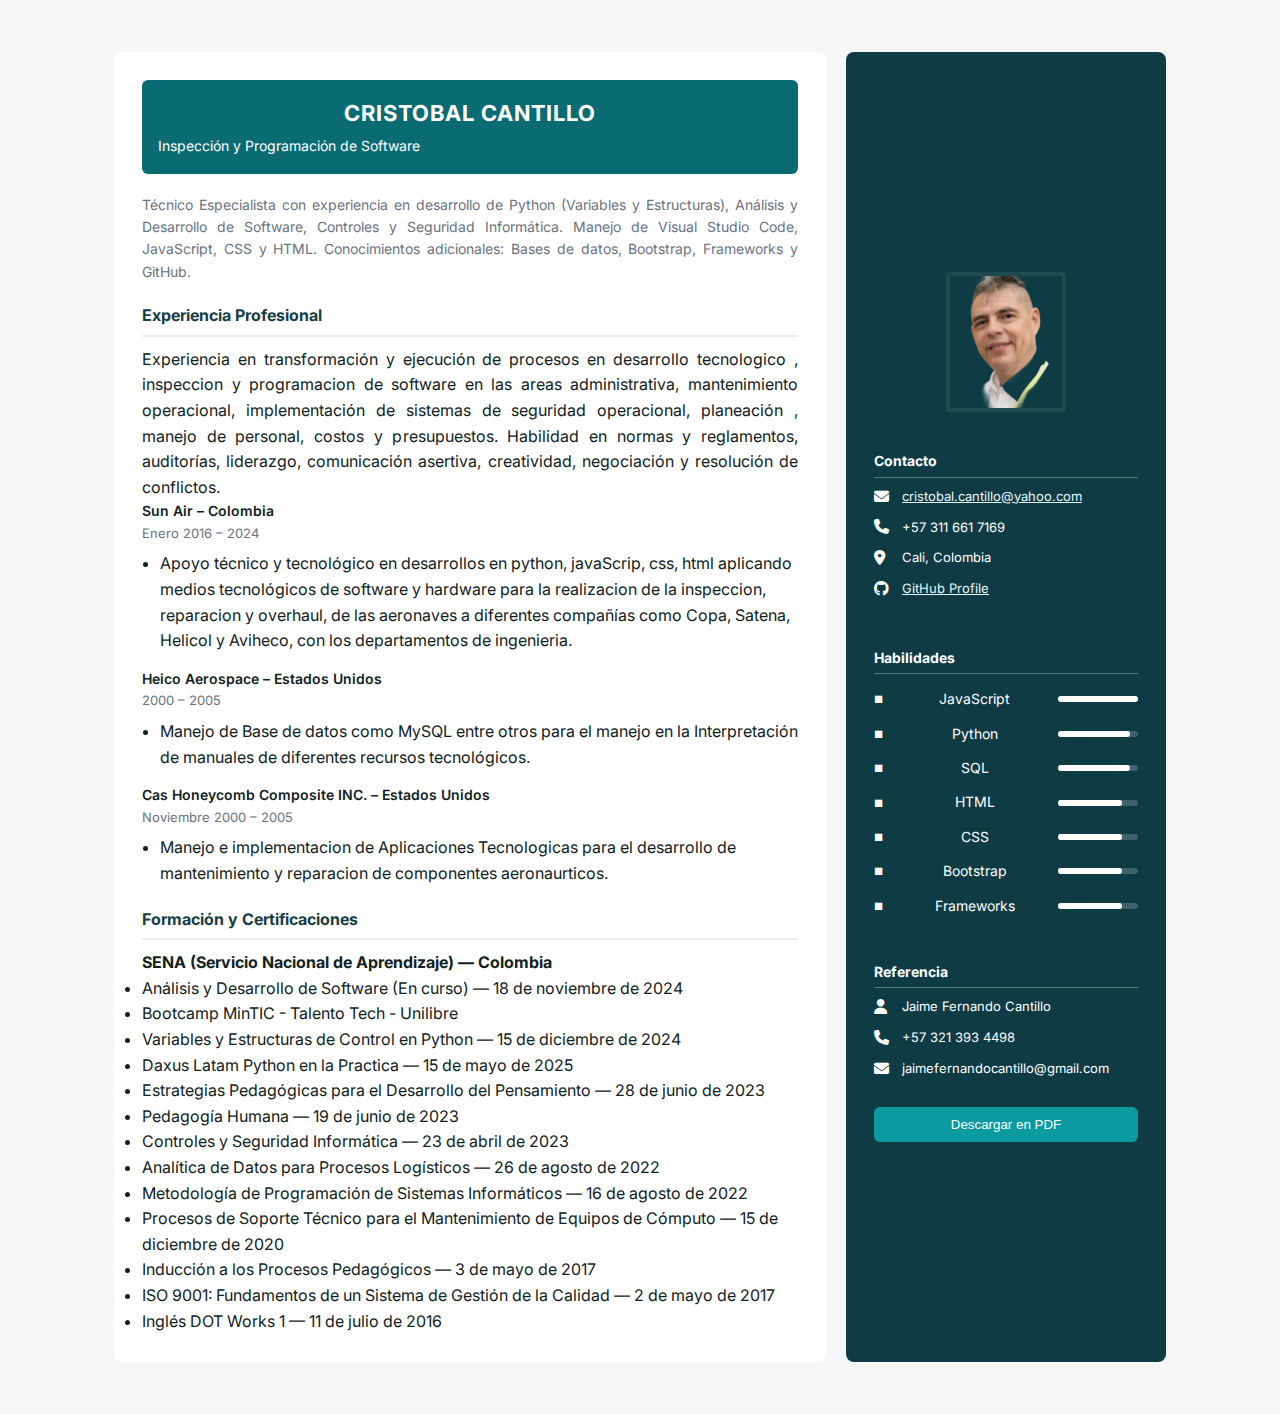
<file: index.html>
<!DOCTYPE html>
<html lang="es">

<head>
    <meta charset="utf-8" />
    <meta name="viewport" content="width=device-width, initial-scale=1" />
    <title>Currículum - Cristobal Cantillo</title>

    <!-- Google Fonts -->
    <link rel="preconnect" href="https://fonts.googleapis.com">
    <link rel="preconnect" href="https://fonts.gstatic.com" crossorigin>
    <link
        href="https://fonts.googleapis.com/css2?family=Inter:wght@300;400;600;700&family=Merriweather:wght@400;700&display=swap"
        rel="stylesheet">

    <!-- Estilos -->
    <link rel="stylesheet" href="assets/css/style.css" />

    <!-- Font Awesome para íconos -->
    <link rel="stylesheet" href="https://cdnjs.cloudflare.com/ajax/libs/font-awesome/6.4.0/css/all.min.css">
</head>

<body>
    <main class="resume">
        <!-- ===== COLUMNA IZQUIERDA ===== -->
        <section class="left">

            <!-- Franja con el nombre -->
            <div class="name-banner">
                <h1>CRISTOBAL CANTILLO</h1>
                <p class="title">Inspección y Programación de Software</p>
            </div>

            <!-- Perfil -->
            <header class="profile">
                <p class="summary">
                    Técnico Especialista con experiencia en desarrollo de Python (Variables y Estructuras),
                    Análisis y Desarrollo de Software, Controles y Seguridad Informática.
                    Manejo de Visual Studio Code, JavaScript, CSS y HTML.
                    Conocimientos adicionales: Bases de datos, Bootstrap, Frameworks y GitHub.
                </p>
            </header>

            <!-- Experiencia Profesional -->
            <section class="block">
                <h2>Experiencia Profesional</h2>
                <p>
                    Experiencia en transformación y ejecución de procesos en desarrollo tecnologico , inspeccion
                    y programacion de software en las areas administrativa, mantenimiento operacional, 
                    implementación de sistemas de seguridad operacional, planeación , manejo de personal,
                    costos y presupuestos. Habilidad en normas y reglamentos, auditorías, liderazgo,
                    comunicación asertiva, creatividad, negociación y resolución de conflictos.
                </p>

                <article class="job">
                    <h3>Sun Air – Colombia</h3>
                    <p class="period">Enero 2016 – 2024</p>
                    <ul>
                        <li>Apoyo técnico y tecnológico en desarrollos en python, javaScrip, css, html 
                            aplicando medios tecnológicos de software y hardware para la realizacion de la inspeccion, reparacion y overhaul,
                             de las aeronaves a diferentes compañías como Copa, Satena, Helicol y Aviheco, con los departamentos de ingenieria.</li>
                    </ul>
                </article>

                <article class="job">
                    <h3>Heico Aerospace – Estados Unidos</h3>
                    <p class="period">2000 – 2005</p>
                    <ul>
                        <li>Manejo de Base de datos como MySQL entre otros para el manejo en la Interpretación de manuales de diferentes recursos tecnológicos.</li>
                    </ul>
                </article>

                <article class="job">
                    <h3>Cas Honeycomb Composite INC. – Estados Unidos</h3>
                    <p class="period">Noviembre 2000 – 2005</p>
                    <ul>
                        <li>Manejo e implementacion  de Aplicaciones Tecnologicas para el desarrollo de mantenimiento
                            y reparacion de componentes aeronaurticos.</li>
                    </ul>
                </article>
            </section>

            <!-- Formación -->
            <section class="block">
                <h2>Formación y Certificaciones</h2>
                <p><strong>SENA (Servicio Nacional de Aprendizaje) — Colombia</strong></p>
                <ul>
                    <li><a href="certificacion.html?img=01img.jpg" class="certification-link"
                            data-name="Análisis y Desarrollo de Software (En curso)">Análisis y Desarrollo de Software
                            (En curso)</a> — 18 de noviembre de 2024</li>
                    <li><a href="certificacion.html?img=02img.jpg" class="certification-link"
                            data-name="Bootcamp MinTIC - Talento Tech - Unilibre">Bootcamp MinTIC - Talento Tech -
                            Unilibre</a></li>
                    <li><a href="certificacion.html?img=03img.jpg" class="certification-link"
                            data-name="Variables y Estructuras de Control en Python">Variables y Estructuras de Control
                            en Python</a> — 15 de diciembre de 2024</li>
                    <li><a href="certificacion.html?img=04img.jpg" class="certification-link"
                            data-name="Daxus Latam Python en la Practica">Daxus Latam Python en la Practica</a> — 15 de
                        mayo de 2025</li>
                    <li><a href="certificacion.html?img=05img.jpg" class="certification-link"
                            data-name="Estrategias Pedagógicas para el Desarrollo del Pensamiento">Estrategias
                            Pedagógicas para el Desarrollo del Pensamiento</a> — 28 de junio de 2023</li>
                    <li><a href="certificacion.html?img=06img.jpg" class="certification-link"
                            data-name="Pedagogía Humana">Pedagogía Humana</a> — 19 de junio de 2023</li>
                    <li><a href="certificacion.html?img=07img.jpg" class="certification-link"
                            data-name="Controles y Seguridad Informática">Controles y Seguridad Informática</a> — 23 de
                        abril de 2023</li>
                    <li><a href="certificacion.html?img=08img.jpg" class="certification-link"
                            data-name="Analítica de Datos para Procesos Logísticos">Analítica de Datos para Procesos
                            Logísticos</a> — 26 de agosto de 2022</li>
                    <li><a href="certificacion.html?img=09img.jpg" class="certification-link"
                            data-name="Metodología de Programación de Sistemas Informáticos">Metodología de Programación
                            de Sistemas Informáticos</a> — 16 de agosto de 2022</li>
                    <li><a href="certificacion.html?img=10img.jpg" class="certification-link"
                            data-name="Procesos de Soporte Técnico para el Mantenimiento de Equipos de Cómputo">Procesos
                            de Soporte Técnico para el Mantenimiento de Equipos de Cómputo</a> — 15 de diciembre de 2020
                    </li>
                    <li><a href="certificacion.html?img=11img.jpg" class="certification-link"
                            data-name="Inducción a los Procesos Pedagógicos">Inducción a los Procesos Pedagógicos</a> —
                        3 de mayo de 2017</li>
                    <li><a href="certificacion.html?img=12img.jpg" class="certification-link"
                            data-name="ISO 9001: Fundamentos de un Sistema de Gestión de la Calidad">ISO 9001:
                            Fundamentos de un Sistema de Gestión de la Calidad</a> — 2 de mayo de 2017</li>
                    <li><a href="certificacion.html?img=13img.jpg" class="certification-link"
                            data-name="Inglés DOT Works 1">Inglés DOT Works 1</a> — 11 de julio de 2016</li>
                </ul>
            </section>
        </section>

        <!-- ===== COLUMNA DERECHA ===== -->
        <aside class="right">
            <div class="photo">
                <img src="assets/img/photo.jpg" alt="Cristobal Cantillo" />
            </div>

            <!-- Contacto -->
            <div class="contact block">
                <h3>Contacto</h3>
                <ul>
                    <li><i class="fas fa-envelope"></i>
                        <a href="mailto:cristobal.cantillo@yahoo.com">cristobal.cantillo@yahoo.com</a>
                    </li>
                    <li><i class="fas fa-phone"></i> +57 311 661 7169</li>
                    <li><i class="fas fa-map-marker-alt"></i> Cali, Colombia</li>
                    <li><i class="fab fa-github"></i>
                        <a href="https://github.com/" target="_blank"> GitHub Profile</a>
                    </li>
                </ul>
            </div>

            <!-- Habilidades -->
            <div class="skills block">
                <h3>Habilidades</h3>
                <ul class="skill-list">
                    <li>JavaScript <span class="dots" data-level="5"></span></li>
                    <li>Python <span class="dots" data-level="4"></span></li>
                    <li>SQL <span class="dots" data-level="4"></span></li>
                    <li>HTML <span class="dots" data-level="3"></span></li>
                    <li>CSS <span class="dots" data-level="3"></span></li>
                    <li>Bootstrap <span class="dots" data-level="3"></span></li>
                    <li>Frameworks <span class="dots" data-level="3"></span></li>
                </ul>
            </div>

            <!-- Referencia -->
            <div class="reference block">
                <h3>Referencia</h3>
                <ul>
                    <li><i class="fas fa-user"></i> Jaime Fernando Cantillo</li>
                    <li><i class="fas fa-phone"></i> +57 321 393 4498</li>
                    <li><i class="fas fa-envelope"></i> jaimefernandocantillo@gmail.com</li>
                </ul>
            </div>

            <!-- Botón -->
            <div class="actions">
                <button id="downloadPdf">Descargar en PDF</button>
            </div>
        </aside>
    </main>

    <script src="assets/js/script.js"></script>
</body>

</html>
</file>
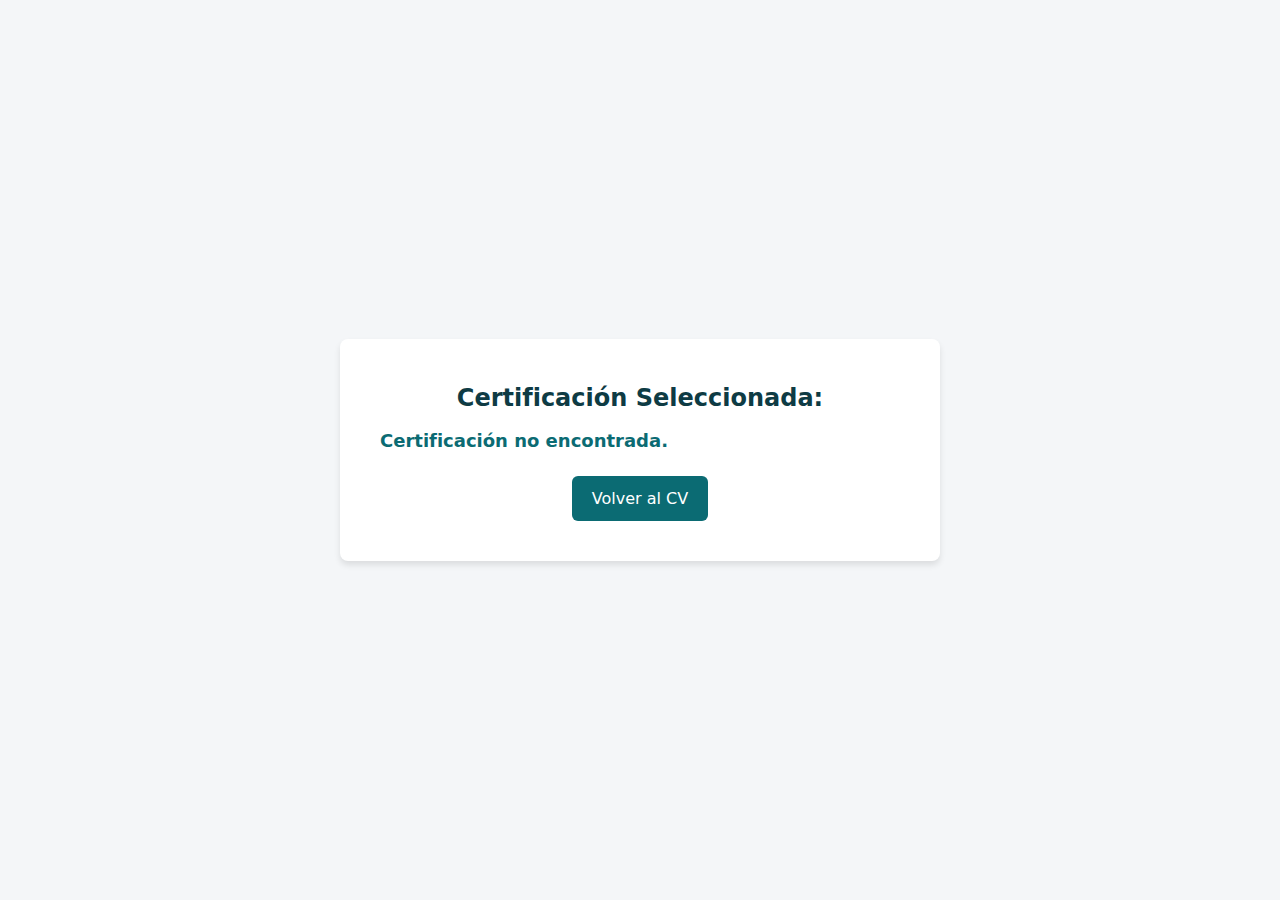
<file: certificacion.html>
<!DOCTYPE html>
<html lang="es">

<head>
    <meta charset="UTF-8">
    <meta name="viewport" content="width=device-width, initial-scale=1.0">
    <title>Detalle de Certificación</title>
    <link rel="stylesheet" href="assets/css/style.css">
</head>

<body class="cert-page">
    <main class="cert-container">
        <h1>Certificación Seleccionada:</h1>
        <p id="cert-title"></p>
        <div id="cert-image-container">
            <img id="cert-image" alt="Imagen de la certificación">
        </div>
        <a href="index.html" class="back-link">Volver al CV</a>
    </main>

    <!-- Script de control -->
    <script src="assets/js/script.js"></script>
</body>
</html>
</file>
<file: assets/css/style.css>
/* Reset básico */
* {
    box-sizing: border-box;
    margin: 0;
    padding: 0;
}

/* Variables globales */
:root {
    --bg: #f4f6f8;
    --accent: #0e3b44;
    --accent-2: #163e44;
    --muted: #6b7280;
    --card: #ffffff;
    --primary: #0b6b73;
    --gap: 20px;
}

/* Estilo base */
body {
    font-family: 'Inter', system-ui, Arial, sans-serif;
    background: var(--bg);
    color: #122;
    line-height: 1.6;
}

/* Párrafos justificados */
p {
    text-align: justify;
    text-justify: inter-word;
}

/* Layout principal */
.resume {
    display: grid;
    grid-template-columns: 1fr 320px;
    gap: var(--gap);
    max-width: 1100px;
    margin: 28px auto;
    padding: 24px;
}

/* Columna izquierda */
.left {
    background: var(--card);
    padding: 28px;
    border-radius: 8px;
}

/* Columna derecha */
.right {
    background: var(--accent);
    color: #fff;
    padding: 28px;
    border-radius: 8px;
    display: flex;
    flex-direction: column;
    gap: 18px;
    justify-content: center;
}

/* Franja del nombre */
.name-banner {
    background: var(--primary);
    color: #fff;
    text-align: center;
    padding: 16px;
    margin-bottom: 20px;
    border-radius: 6px;
}

.name-banner h1 {
    font-size: 22px;
    letter-spacing: 1px;
    font-weight: 700;
}

.name-banner p {
    margin-top: 4px;
    font-size: 14px;
    font-weight: 400;
}

/* Perfil */
.profile .summary {
    color: var(--muted);
    font-size: 14px;
}

/* Bloques */
.block {
    margin-top: 20px;
}

.block h2 {
    font-size: 16px;
    margin-bottom: 10px;
    color: var(--accent-2);
    border-bottom: 2px solid #eee;
    padding-bottom: 6px;
}

/* Experiencia laboral */
.job {
    margin-bottom: 14px;
}

.job h3 {
    font-weight: 600;
    font-size: 14px;
}

.job .period {
    font-size: 13px;
    color: var(--muted);
}

.job ul {
    margin-top: 8px;
    list-style: disc;
    padding-left: 18px;
}

/* Foto */
.right .photo {
    display: flex;
    justify-content: center;
}

.right .photo img {
    width: 120px;
    height: 140px;
    object-fit: cover;
    border-radius: 4px;
    border: 4px solid rgba(255, 255, 255, 0.08);
}

/* Títulos dentro de la columna derecha */
.right .block h3 {
    font-size: 14px;
    margin-bottom: 8px;
    border-bottom: 1px solid rgba(255, 255, 255, 0.3);
    padding-bottom: 4px;
}

/* Contacto y referencia */
.right .contact ul,
.right .reference ul {
    list-style: none;
    padding-left: 0;
}

.right a {
    color: #e6f7f9;
    text-decoration: underline;
}

.contact li,
.reference li {
    margin-bottom: 10px;
    display: flex;
    align-items: center;
    gap: 8px;
    font-size: 13px;
}

.contact i,
.reference i {
    color: #fff;
    font-size: 15px;
    min-width: 20px;
}

/* Skills */
.right .skills ul {
    list-style-type: none;
    padding-left: 0;
}

.skill-list li {
    display: flex;
    justify-content: space-between;
    align-items: center;
    padding: 6px 0;
    font-size: 14px;
}

.dots {
    display: inline-block;
    width: 80px;
    height: 6px;
    background: rgba(255, 255, 255, 0.2);
    border-radius: 3px;
    position: relative;
}

.dots::after {
    content: "";
    position: absolute;
    top: 0;
    left: 0;
    height: 100%;
    background: #fff;
    border-radius: 3px;
    transform-origin: left;
    transition: transform 0.5s ease;
}

.dots[data-level="5"]::after { transform: scaleX(1); }
.dots[data-level="4"]::after { transform: scaleX(0.9); }
.dots[data-level="3"]::after { transform: scaleX(0.8); }
.dots[data-level="2"]::after { transform: scaleX(0.8); }
.dots[data-level="1"]::after { transform: scaleX(0.8); }


/* Botón PDF */
.actions button {
    width: 100%;
    padding: 10px;
    border-radius: 6px;
    border: 0;
    background: #0b9aa0;
    color: #fff;
    cursor: pointer;
    transition: opacity 0.2s ease-in-out;
}

.actions button:hover {
    opacity: 0.95;
}

/* Responsive */
@media (max-width: 900px) {
    .resume {
        grid-template-columns: 1fr;
        padding: 12px;
    }

    .right {
        order: -1;
    }
}

/* Página de certificación */
.cert-page {
    display: flex;
    justify-content: center;
    align-items: center;
    min-height: 100vh;
    background: var(--bg);
}

.cert-container {
    background: var(--card);
    padding: 40px;
    border-radius: 8px;
    box-shadow: 0 4px 6px rgba(0, 0, 0, 0.1);
    text-align: center;
    max-width: 600px;
    width: 90%;
}

.cert-container h1 {
    font-size: 24px;
    color: var(--accent);
    margin-bottom: 10px;
}

.cert-container p {
    font-size: 18px;
    font-weight: 600;
    color: var(--primary);
    margin-bottom: 20px;
}

.cert-container img {
    max-width: 100%;
    height: auto;
    border: 1px solid #ddd;
    border-radius: 8px;
    box-shadow: 0 2px 4px rgba(0, 0, 0, 0.1);
    margin-bottom: 20px;
}

.back-link {
    display: inline-block;
    padding: 10px 20px;
    background: var(--primary);
    color: #fff;
    text-decoration: none;
    border-radius: 6px;
    transition: background 0.2s ease-in-out;
}

.back-link:hover {
    background: #0b9aa0;
}

.certification-link {
    color: #122;
    text-decoration: none;
}
/* Forzar puntos delante de cada habilidad */
.skill-list li::before {
    content: "■"; /* Puedes usar "•" o cualquier símbolo */
    color: #fff; /* Color del punto */
    font-size: 12px; /* Tamaño del punto */
    margin-right: 8px; /* Espacio entre el punto y el texto */
}
.skill-list li {
    display: flex;
    justify-content: space-between;
    align-items: center;
    padding: 6px 0;
    font-size: 14px;
}

.skill-list li::before {
    content: "■"; /* o "•" si prefieres círculo */
    color: #fff;
    font-size: 10px;
    margin-right: 8px;
}
/* Todas las barras al 100% blancas */
.dots::after {
    content: "";
    position: absolute;
    top: 0;
    left: 0;
    width: 100%;   /* Ocupa toda la barra */
    height: 100%;
    background: #fff;
    border-radius: 3px;
}
</file>
